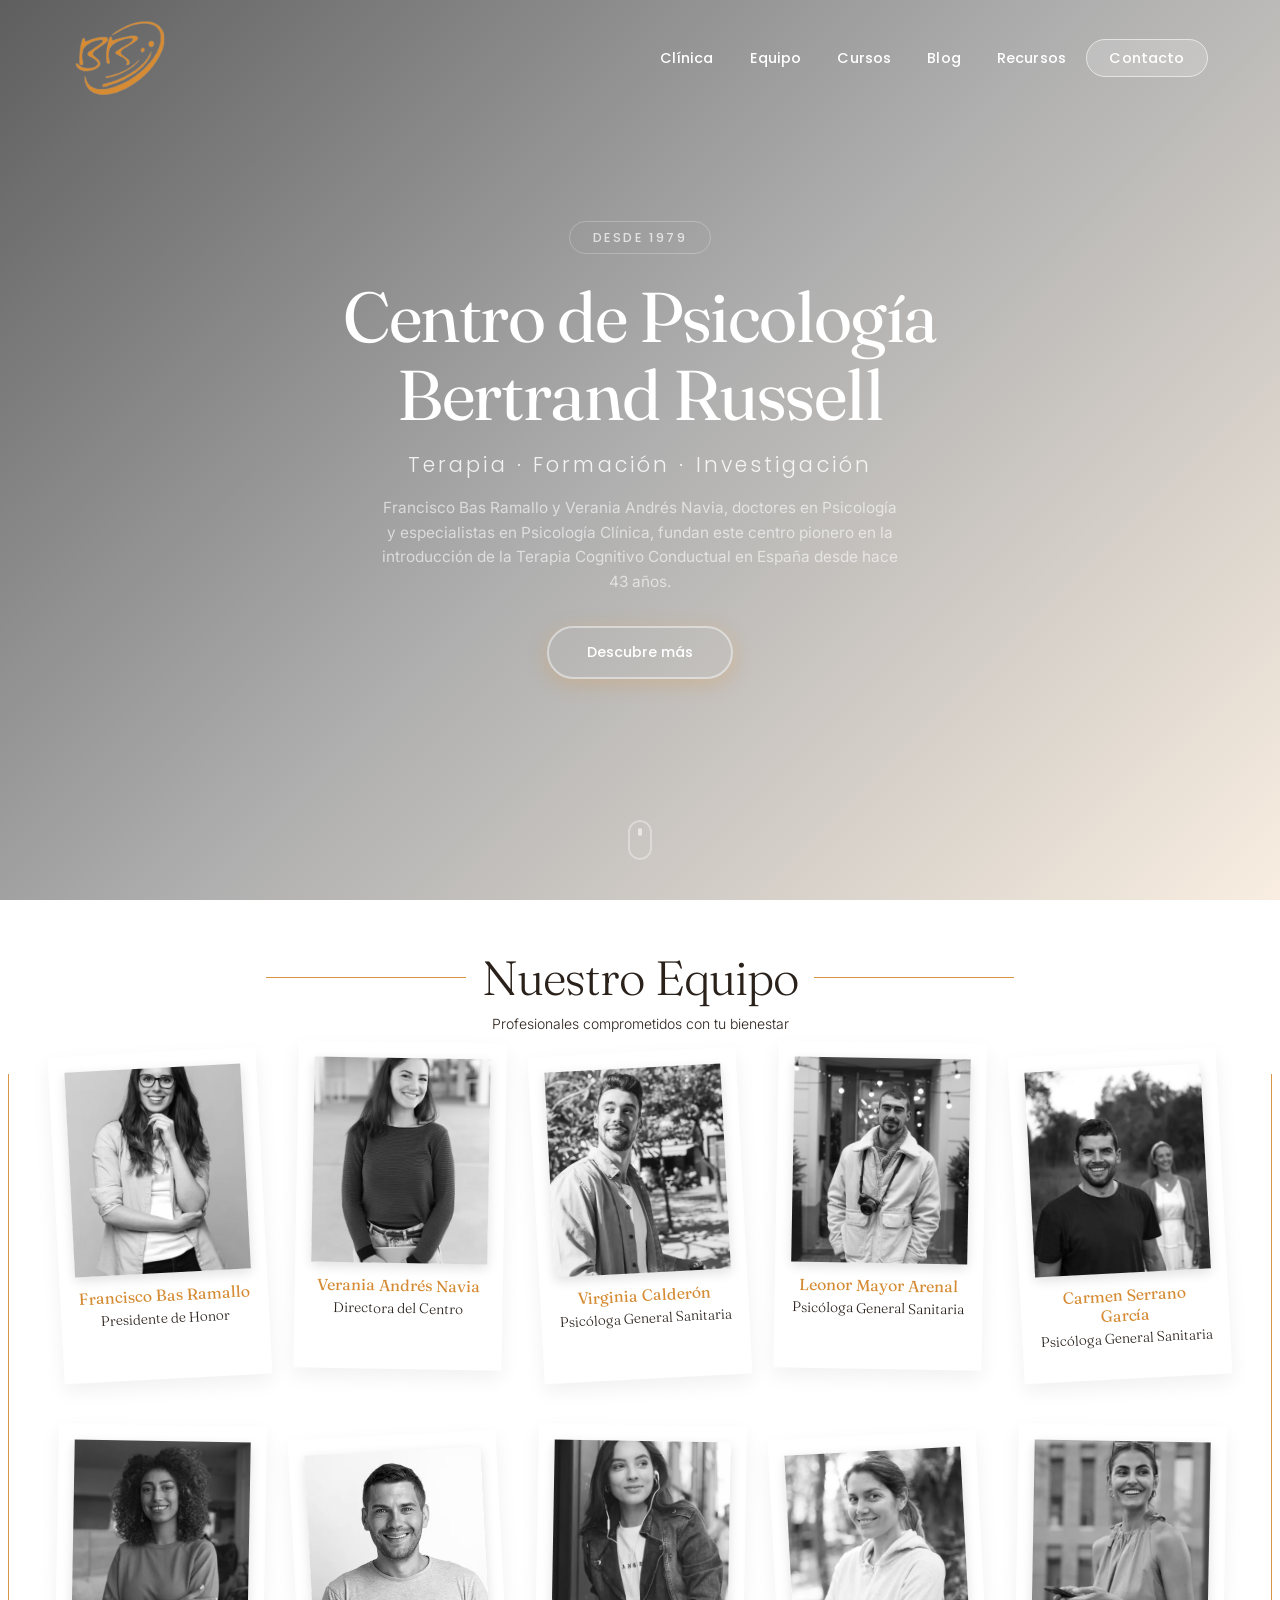
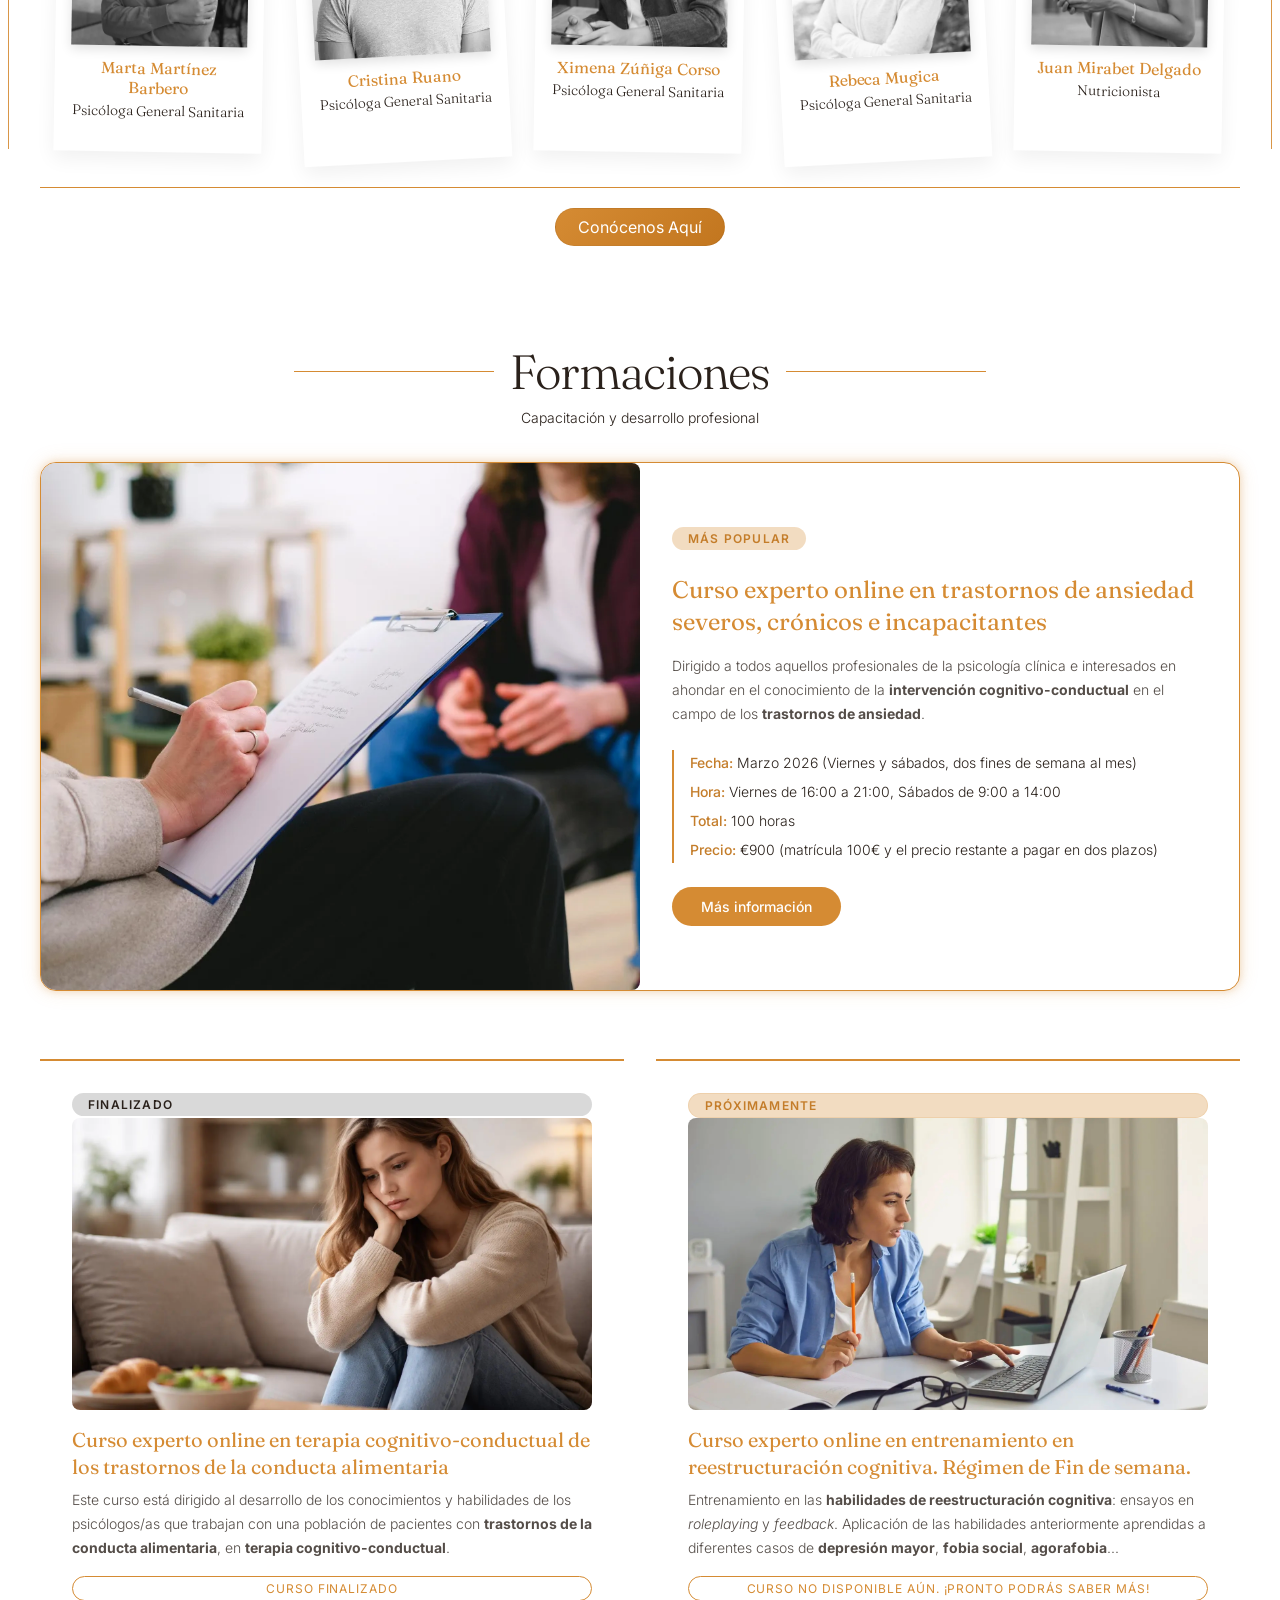
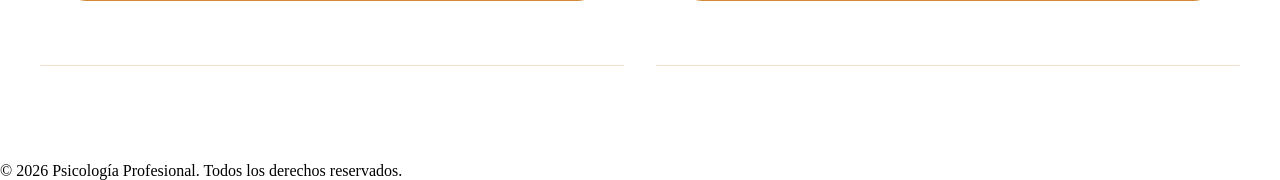
<file: frontend/index.html>
<!DOCTYPE html>
<html lang="es"> 
<head>
    <meta charset="UTF-8">
    <meta name="viewport" content="width=device-width, initial-scale=1.0">
    <title>Web Psicología</title>
    <link href="https://fonts.googleapis.com/css2?family=Fraunces:ital,opsz,wght@0,9..144,100..900;1,9..144,100..900&display=swap" rel="stylesheet">
    <link href="https://fonts.googleapis.com/css2?family=Inter:wght@300;400;500;600&family=Poppins:wght@400;500;600&display=swap" rel="stylesheet">
    <link href="https://fonts.googleapis.com/css2?family=Nothing+You+Could+Do&display=swap" rel="stylesheet">
    <link rel="stylesheet" href="styles/main.css">
</head>
<body>
    <header>
        <nav class="navbar">
            <div class="navbar__inner">
                <img src="support/logo-centro.png" alt="logotipo del centro" href="index.html" class="navbar__logo">
                <ul class="navbar__links">
                    <li><a href="pages/clinica.html">Clínica</a></li>
                    <li><a href="pages/equipo.html">Equipo</a></li>
                    <li><a href="pages/cursos.html">Cursos</a></li>
                    <li><a href="pages/blog.html">Blog</a></li>
                    <li><a href="..">Recursos</a></li>
                    <li><a href="pages/contacto.html" class="navbar__cta">Contacto</a></li>
                </ul>
            </div>
        </nav>
    </header>
    <main>
        <section class="hero">
            <video class="hero__video" autoplay muted loop playsinline>
                <source src="support/hero.mp4" type="video/mp4">
            </video>
            <div class="hero__overlay"></div>
            <div class="hero__content">
                <span class="hero__tag">Desde 1979</span>
                <h1 class="hero__title">Centro de Psicología<br>Bertrand Russell</h1>
                <p class="hero__subtitle">Terapia · Formación · Investigación</p>
                <p class="hero__description">Francisco Bas Ramallo y Verania Andrés Navia, doctores en Psicología y especialistas en Psicología Clínica, fundan este centro pionero en la introducción de la Terapia Cognitivo Conductual en España desde hace 43 años.</p>
                <a href="pages/clinica.html" class="hero__btn">Descubre más</a>
            </div>
            <div class="hero__scroll-indicator">
                <span></span>
            </div>
        </section>

        <section class="team">
            <h2>Nuestro Equipo</h2>
            <h3>Profesionales comprometidos con tu bienestar</h3>
            <div class="team__grid">
                <div class="team__member">
                    <img src="support/team1.webp" alt="Foto de Francisco Bas Ramallo" class="team__photo" loading="lazy">
                    <h4 class="team__name">Francisco Bas Ramallo</h4>
                    <p class="team__role">Presidente de Honor</p>
                </div>
                <div class="team__member">
                    <img src="support/team2.webp" alt="Foto de Verania Andrés Navia" class="team__photo" loading="lazy">
                    <h4 class="team__name">Verania Andrés Navia</h4>
                    <p class="team__role">Directora del Centro</p>
                </div>
                <div class="team__member">
                    <img src="support/team3.webp" alt="Foto de Virginia Calderón" class="team__photo" loading="lazy">
                    <h4 class="team__name">Virginia Calderón</h4>
                    <p class="team__role">Psicóloga General Sanitaria</p>
                </div>
                <div class="team__member">
                    <img src="support/team4.webp" alt="Foto de Leonor Mayor Arenal" class="team__photo" loading="lazy">
                    <h4 class="team__name">Leonor Mayor Arenal</h4>
                    <p class="team__role">Psicóloga General Sanitaria</p>
                </div>
                <div class="team__member">
                    <img src="support/team5.webp" alt="Foto de Carmen Serrano García" class="team__photo" loading="lazy">
                    <h4 class="team__name">Carmen Serrano García</h4>
                    <p class="team__role">Psicóloga General Sanitaria</p>
                </div>
                <div class="team__member">
                    <img src="support/team6.webp" alt="Foto de Marta Martínez Barbero" class="team__photo" loading="lazy">
                    <h4 class="team__name">Marta Martínez Barbero</h4>
                    <p class="team__role">Psicóloga General Sanitaria</p>
                </div>
                <div class="team__member">
                    <img src="support/team7.webp" alt="Foto de Cristina Ruano" class="team__photo" loading="lazy">
                    <h4 class="team__name">Cristina Ruano</h4>
                    <p class="team__role">Psicóloga General Sanitaria</p>
                </div>
                <div class="team__member">
                    <img src="support/team8.webp" alt="Foto de Ximena Zúñiga Corso" class="team__photo" loading="lazy">
                    <h4 class="team__name">Ximena Zúñiga Corso</h4>
                    <p class="team__role">Psicóloga General Sanitaria</p>
                </div>
                <div class="team__member">
                    <img src="support/team9.webp" alt="Foto de Rebeca Mugica" class="team__photo" loading="lazy">
                    <h4 class="team__name">Rebeca Mugica</h4>
                    <p class="team__role">Psicóloga General Sanitaria</p>
                </div>
                <div class="team__member">
                    <img src="support/team10.webp" alt="Foto de Juan Mirabet Delgado" class="team__photo" loading="lazy">
                    <h4 class="team__name">Juan Mirabet Delgado</h4>
                    <p class="team__role">Nutricionista</p>
                </div>
            </div>
            <div class="team__footer">
                <a href="pages/equipo.html" class="team__btn">Conócenos Aquí</a>
            </div>
        </section>

        <section class="formaciones">
                <h2>Formaciones</h2>
                <h3>Capacitación y desarrollo profesional</h3>
                <div class="formaciones__activas">
                    <article class="formacion">
                        <img src="support/trastorno_ansiedad.webp" alt="Imagen curso trastornos de ansiedad severos, crónicos e incapacitantes" class="formaciones__img" loading="lazy">
                        <div class="formaciones__activas_body">
                            <span class="etiqueta_activos">Más popular</span>
                            <h4 class="formaciones__titulo">Curso experto online en trastornos de ansiedad severos, crónicos e incapacitantes</h4>
                            <p class="formaciones__descripcion">Dirigido a todos aquellos profesionales de la psicología clínica e interesados en ahondar en el conocimiento de la <strong>intervención cognitivo-conductual</strong> en el campo de los <strong>trastornos de ansiedad</strong>.</p>
                            <ul class="formaciones__info">
                                <li>
                                    <strong>Fecha:</strong> Marzo 2026 <span>(Viernes y sábados, dos fines de semana al mes)</span>
                                </li>
                                <li><strong>Hora:</strong> Viernes de 16:00 a 21:00, Sábados de 9:00 a 14:00</li>
                                <li><strong>Total:</strong> 100 horas</li>
                                <li><strong>Precio:</strong> €900 (matrícula 100€ y el precio restante a pagar en dos plazos)</li>
                            </ul>
                            <a href="pages/tcc-trastornos-ansiedad.html" class="formaciones__cta">Más información</a>
                        </div>
                    </article>
                    <!--
                    <div class="team__footer">
                        <a href="pages/equipo.html" class="team__btn">Conócenos Aquí</a>
                    </div>
                    -->
                </div>
                <div class="formaciones__grid">
                    <article class="formacion">
                        <span class="etiqueta_finalizado">Finalizado</span>
                        <img src="support/trastorno_alimenticio.webp" alt="Imagen curso trastornos de la conducta alimentaria" class="formaciones__img" loading="lazy">
                        <h4 class="formaciones__titulo">Curso experto online en terapia cognitivo-conductual de los trastornos de la conducta alimentaria</h4>
                        <p class="formaciones__descripcion">Este curso está dirigido al desarrollo de los conocimientos y habilidades de los psicólogos/as que trabajan con una población de pacientes con <strong>trastornos de la conducta alimentaria</strong>, en <strong>terapia cognitivo-conductual</strong>.</p>
                        <span class="status__formacion">Curso finalizado</span>
                    </article>
                    <article class="formacion">
                        <span class="etiqueta_proximamente">Próximamente</span>
                        <img src="support/curso_online.webp" alt="Imagen curso entrenamiento en reestructuración cognitiva." class="formaciones__img" loading="lazy">
                        <h4 class="formaciones__titulo">Curso experto online en entrenamiento en reestructuración cognitiva. Régimen de Fin de semana.</h4>
                        <p class="formaciones__descripcion">Entrenamiento en las <strong>habilidades de reestructuración cognitiva</strong>: ensayos en <i>roleplaying</i> y <i>feedback</i>. Aplicación de las habilidades anteriormente aprendidas a diferentes casos de <strong>depresión mayor</strong>, <strong>fobia social</strong>, <strong>agorafobia</strong>...</p>
                        <span class="status__formacion">Curso no disponible aún. ¡Pronto podrás saber más!</span>
                    </article>
                </div>
            </section>

    </main>
    <footer>
        <p>&copy; 2026 Psicología Profesional. Todos los derechos reservados.</p>
    </footer>

    <script>
        // Navbar scroll effect
        const navbar = document.querySelector('.navbar');
        window.addEventListener('scroll', () => {
            navbar.classList.toggle('navbar--scrolled', window.scrollY > 60);
        });
    </script>
</body>
</html>
</file>
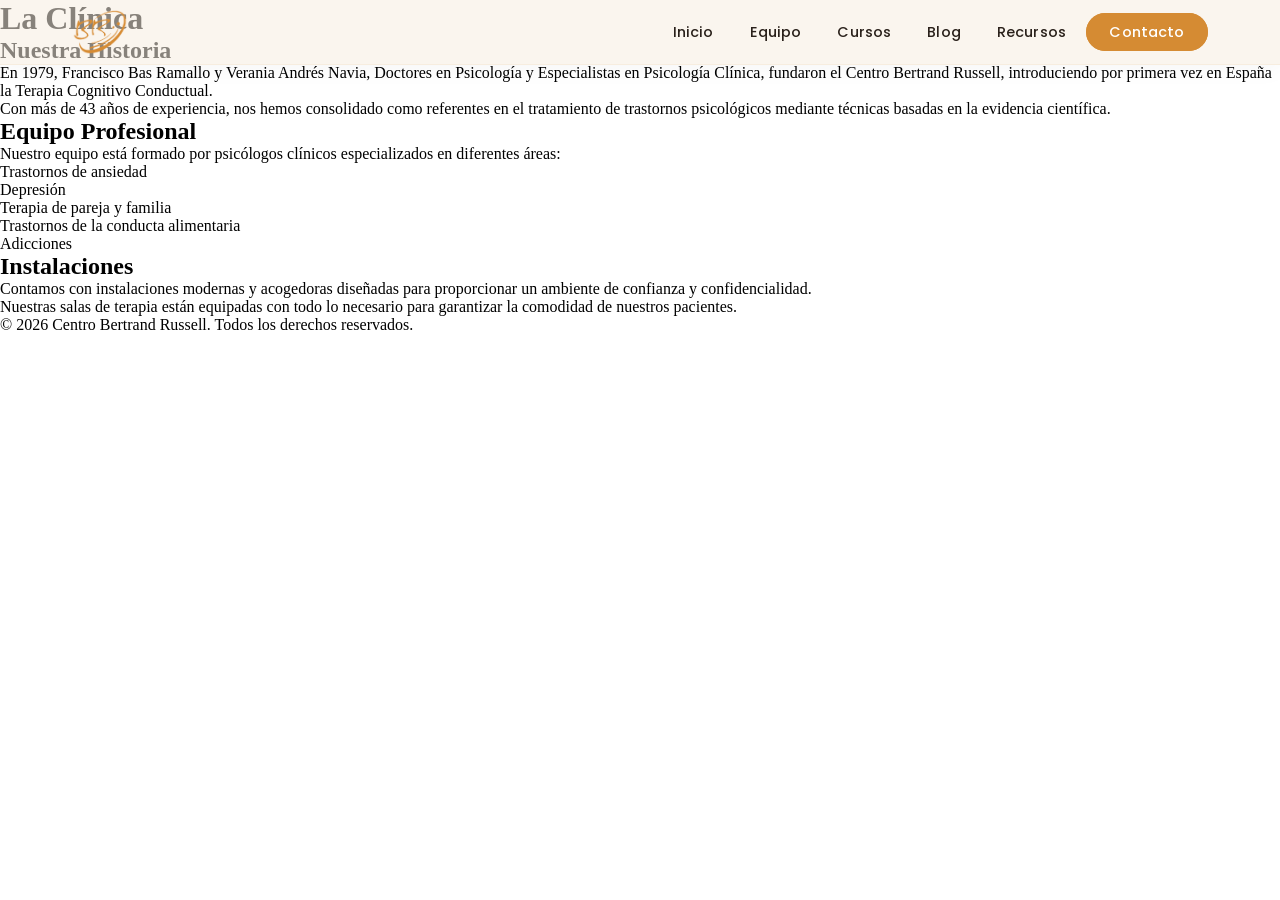
<file: frontend/pages/clinica.html>
<!DOCTYPE html>
<html lang="es">
<head>
    <meta charset="UTF-8">
    <meta name="viewport" content="width=device-width, initial-scale=1.0">
    <title>La Clínica - Centro Bertrand Russell</title>
    <link href="https://fonts.googleapis.com/css2?family=Fraunces:ital,opsz,wght@0,9..144,100..900;1,9..144,100..900&display=swap" rel="stylesheet">
    <link href="https://fonts.googleapis.com/css2?family=Inter:wght@300;400;500;600&family=Poppins:wght@400;500;600&display=swap" rel="stylesheet">
    <link rel="stylesheet" href="../styles/main.css">
</head>
<body>
    <header>
        <nav class="navbar navbar--scrolled">
            <div class="navbar__inner">
                <img src="../support/logo-centro.png" alt="logotipo del centro" href="index.html" class="navbar__logo">
                <!--<a href="index.html" class="logo">Centro Bertrand Russell</a>-->
                <ul class="navbar__links">
                    <li><a href="../index.html">Inicio</a></li>
                    <li><a href="equipo.html">Equipo</a></li>
                    <li><a href="cursos.html">Cursos</a></li>
                    <li><a href="blog.html">Blog</a></li>
                    <li><a href="..">Recursos</a></li>
                    <li><a href="contacto.html" class="navbar__cta">Contacto</a></li>
                </ul>
            </div>
        </nav>
    </header>

    <main>
        <h1>La Clínica</h1>
        
        <section>
            <h2>Nuestra Historia</h2>
            <p>En 1979, Francisco Bas Ramallo y Verania Andrés Navia, Doctores en Psicología y Especialistas en Psicología Clínica, fundaron el Centro Bertrand Russell, introduciendo por primera vez en España la Terapia Cognitivo Conductual.</p>
            <p>Con más de 43 años de experiencia, nos hemos consolidado como referentes en el tratamiento de trastornos psicológicos mediante técnicas basadas en la evidencia científica.</p>
        </section>

        <section>
            <h2>Equipo Profesional</h2>
            <p>Nuestro equipo está formado por psicólogos clínicos especializados en diferentes áreas:</p>
            <ul>
                <li>Trastornos de ansiedad</li>
                <li>Depresión</li>
                <li>Terapia de pareja y familia</li>
                <li>Trastornos de la conducta alimentaria</li>
                <li>Adicciones</li>
            </ul>
        </section>

        <section>
            <h2>Instalaciones</h2>
            <p>Contamos con instalaciones modernas y acogedoras diseñadas para proporcionar un ambiente de confianza y confidencialidad.</p>
            <p>Nuestras salas de terapia están equipadas con todo lo necesario para garantizar la comodidad de nuestros pacientes.</p>
        </section>
    </main>

    <footer>
        <p>&copy; 2026 Centro Bertrand Russell. Todos los derechos reservados.</p>
    </footer>
</body>
</html>
</file>
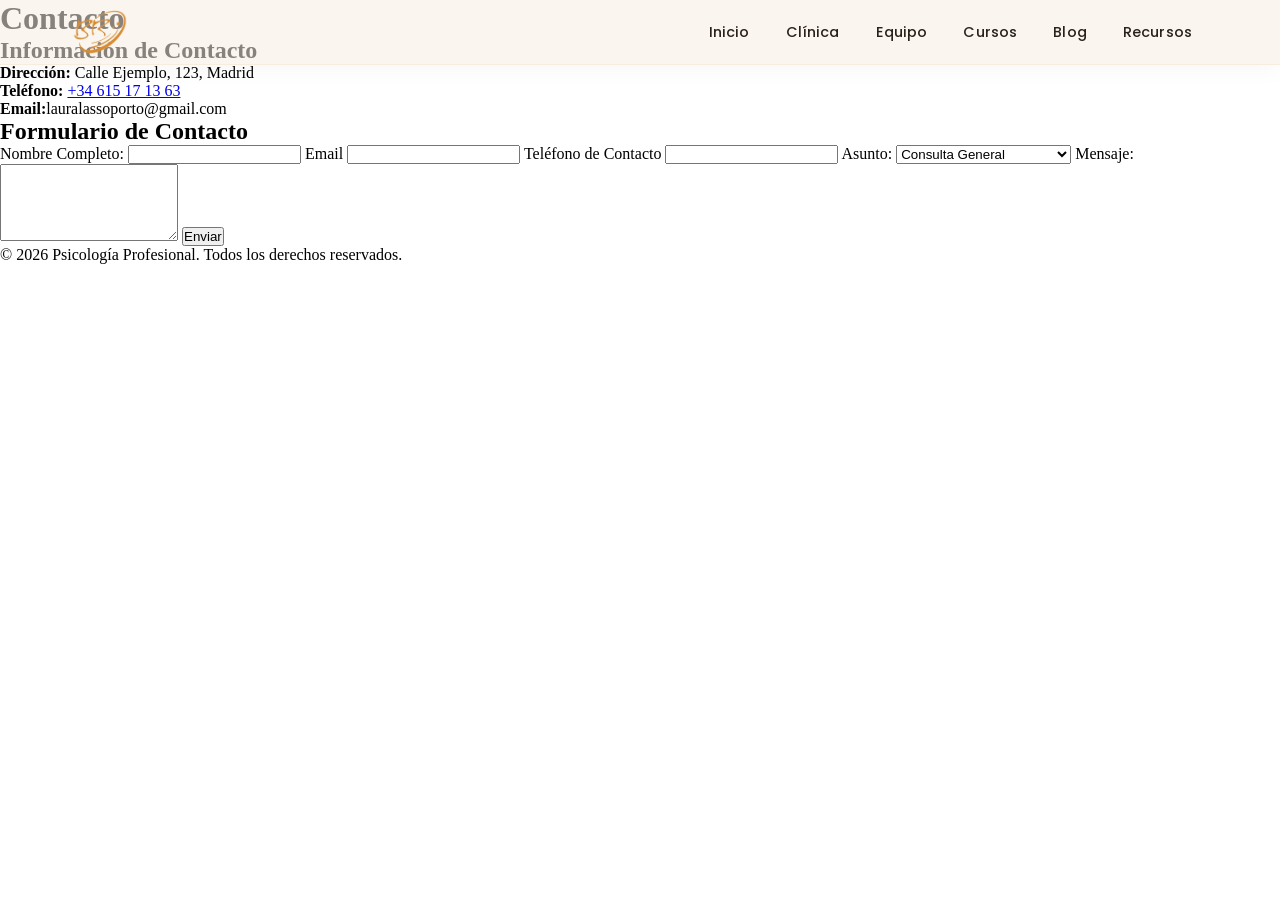
<file: frontend/pages/contacto.html>
<!DOCTYPE html>
<html lang="en">
<head>
    <meta charset="UTF-8">
    <meta name="viewport" content="width=device-width, initial-scale=1.0">
    <title>Contacto - Centro Bertrand Russell</title>
    <link href="https://fonts.googleapis.com/css2?family=Fraunces:ital,opsz,wght@0,9..144,100..900;1,9..144,100..900&display=swap" rel="stylesheet">
    <link href="https://fonts.googleapis.com/css2?family=Inter:wght@300;400;500;600&family=Poppins:wght@400;500;600&display=swap" rel="stylesheet">
    <link rel="stylesheet" href="../styles/main.css">
</head>
<body>
    <header>
        <nav class="navbar navbar--scrolled">
            <div class="navbar__inner">
                <img src="../support/logo-centro.png" alt="logotipo del centro" href="index.html" class="navbar__logo">
                <!--<a href="index.html" class="logo">Centro Bertrand Russell</a>-->
                <ul class="navbar__links">
                    <li><a href="../index.html">Inicio</a></li>
                    <li><a href="clinica.html">Clínica</a></li>
                    <li><a href="equipo.html">Equipo</a></li>
                    <li><a href="cursos.html">Cursos</a></li>
                    <li><a href="blog.html">Blog</a></li>
                    <li><a href="..">Recursos</a></li>
                </ul>
            </div>
        </nav>
    </header>
    <main>
        <h1>Contacto</h1>
        <section>
            <h2>Información de Contacto</h2>
            <p><strong>Dirección:</strong> Calle Ejemplo, 123, Madrid</p>
            <p><strong>Teléfono:</strong> <a href="tel:+34615171363">+34 615 17 13 63</a></p>
            <p><strong>Email:</strong><a href="mailto:lauralasso@gmail.com"></a>lauralassoporto@gmail.com</p>
        </section>

        <section>
            <h2>Formulario de Contacto</h2>
            <form>
                <label for="nombre">Nombre Completo:</label>
                <input type="text" id="nombre" name="nombre" required>

                <label for="email">Email</label>
                <input type="email" name="email" id="email" required>

                <label for="telefono">Teléfono de Contacto</label>
                <input type="tel" name="telefono" id="telefono">

                <label for="asunto">Asunto:</label>
                <select name="asunto" id="asunto">
                    <option value="consulta">Consulta General</option>
                    <option value="cita">Solicitar Cita</option>
                    <option value="cursos">Información sobre Cursos</option>
                    <option value="otro">Otro Asunto</option>
                </select>

                <label for="mensaje">Mensaje:</label>
                <textarea name="mensaje" id="mensaje" rows="5" required></textarea>

                <button type="submit">Enviar</button>
            </form>
        </section>
    </main>
    <footer>
        <p>&copy; 2026 Psicología Profesional. Todos los derechos reservados.</p>
    </footer>
</body>
</html>
</file>
<file: frontend/styles/main.css>
@import './base.css';
@import './navbar.css';
@import './hero.css';
@import './team.css';
@import './formaciones.css';
</file>
